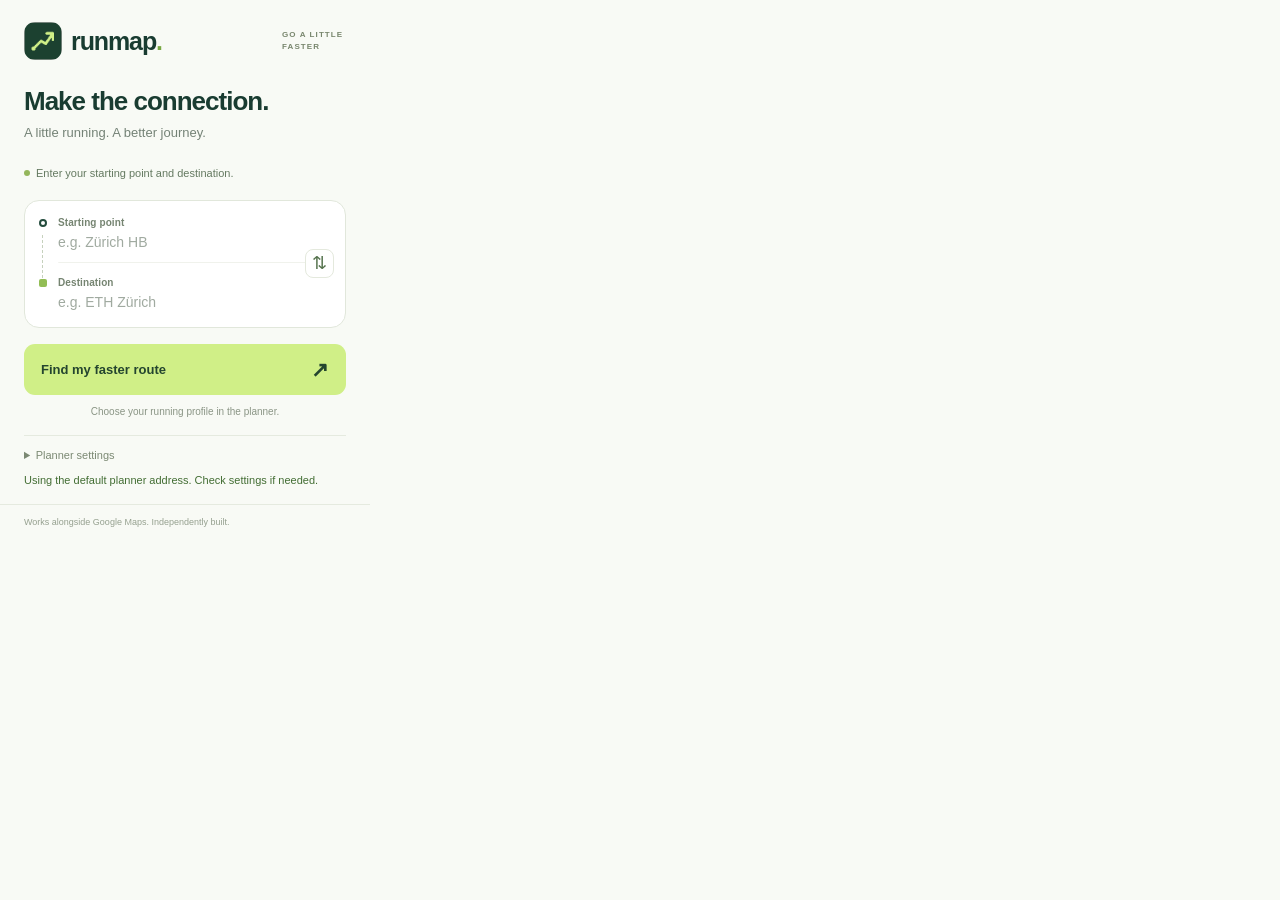
<file: extension/popup.html>
<!doctype html>
<html lang="en">
<head>
  <meta charset="utf-8">
  <meta name="viewport" content="width=device-width, initial-scale=1">
  <title>RunMap</title>
  <link rel="stylesheet" href="popup.css">
  <script src="helpers.js" defer></script>
  <script src="popup.js" defer></script>
</head>
<body>
  <header>
    <img src="icons/icon-48.png" width="38" height="38" alt="">
    <span class="wordmark">runmap<span class="dot">.</span></span>
    <span class="badge">GO A LITTLE FASTER</span>
  </header>
  <main>
    <h1>Make the connection.</h1>
    <p class="intro">A little running. A better journey.</p>
    <p id="source-status" class="source" role="status">Reading your route…</p>
    <form id="route-form">
      <div class="route-inputs">
        <label for="origin"><span class="marker origin-marker"></span>Starting point</label>
        <input id="origin" name="origin" autocomplete="off" placeholder="e.g. Zürich HB" maxlength="500" required>
        <span class="connector" aria-hidden="true"></span>
        <label for="destination"><span class="marker destination-marker"></span>Destination</label>
        <input id="destination" name="destination" autocomplete="off" placeholder="e.g. ETH Zürich" maxlength="500" required>
        <button id="swap" class="swap" type="button" title="Swap starting point and destination" aria-label="Swap starting point and destination">⇅</button>
      </div>
      <button id="open-planner" class="primary" type="submit">Find my faster route <span aria-hidden="true">↗</span></button>
    </form>
    <p class="footnote">Choose your running profile in the planner.</p>
    <details id="settings">
      <summary>Planner settings</summary>
      <form id="settings-form">
        <label for="planner-url">RunMap address</label>
        <input id="planner-url" type="url" required spellcheck="false" aria-describedby="planner-help">
        <p id="planner-help">Start the local RunMap server first. You can also use your own HTTPS deployment.</p>
        <button class="secondary" type="submit">Save address</button>
      </form>
    </details>
    <p id="feedback" role="status" aria-live="polite"></p>
  </main>
  <footer>Works alongside Google Maps. Independently built.</footer>
</body>
</html>
</file>
<file: extension/popup.css>
:root { color-scheme: light; font-family: -apple-system, BlinkMacSystemFont, "Segoe UI", sans-serif; color: #193c31; background: #f8faf5; }
* { box-sizing: border-box; }
body { margin: 0; width: 370px; }
header { display: flex; align-items: center; gap: 9px; padding: 22px 24px 16px; }
header img { border-radius: 11px; }
.wordmark { font-weight: 800; letter-spacing: -1.1px; font-size: 25px; }
.dot { color: #78a842; }
.badge { margin-left: auto; width: 64px; color: #78866d; font-size: 8px; font-weight: 700; letter-spacing: 1.1px; line-height: 1.5; }
main { padding: 6px 24px 16px; }
h1 { font-size: 26px; line-height: 1.15; margin: 5px 0 8px; font-weight: 700; letter-spacing: -1px; }
.intro { margin: 0 0 19px; font-size: 13px; color: #748276; }
.source { display: flex; align-items: center; gap: 6px; min-height: 29px; margin: 0 0 12px; font-size: 11px; color: #647960; }
.source::before { content: ""; flex-shrink: 0; width: 6px; height: 6px; background: #94b65b; border-radius: 50%; }
.route-inputs { position: relative; border-radius: 15px; background: #fff; border: 1px solid #e1e7db; padding: 16px 16px 16px 33px; }
label { display: block; font-size: 10px; font-weight: 600; color: #758471; letter-spacing: .1px; margin-bottom: 5px; }
.marker { position: absolute; left: 14px; width: 8px; height: 8px; margin-top: 2px; }
.origin-marker { border: 2px solid #244c3d; border-radius: 50%; }
.destination-marker { background: #92bd55; border-radius: 2px; }
.connector { position: absolute; top: 34px; left: 17px; height: 43px; border-left: 1px dashed #c6d1bd; }
input { width: 100%; font: inherit; font-size: 13px; border: 1px solid #d9e2d3; border-radius: 8px; padding: 10px; color: #193c31; background: #fff; outline: none; }
input:focus { border-color: #78994f; box-shadow: 0 0 0 3px #c8e5a83d; }
input::placeholder { color: #a0aaa0; }
.route-inputs input { padding: 0 25px 0 0; border: 0; background: none; border-radius: 1px; font-size: 14px; }
.route-inputs input:focus { box-shadow: 0 2px #a3c67c; }
.route-inputs input#origin { padding-bottom: 12px; margin-bottom: 12px; border-bottom: 1px solid #f0f2ec; }
.route-inputs label[for="destination"] { margin-top: 2px; }
button { font-family: inherit; cursor: pointer; border: none; }
button:focus-visible, summary:focus-visible { outline: 3px solid #94ba66; outline-offset: 3px; }
button:disabled { opacity: .6; cursor: wait; }
.swap { position: absolute; right: 11px; top: 48px; border: 1px solid #e4e9dd; border-radius: 8px; width: 29px; height: 29px; background: #fff; color: #54724c; font-size: 18px; }
.swap:hover { background: #edf4e6; }
.primary { display: flex; justify-content: space-between; align-items: center; width: 100%; padding: 15px 17px; border-radius: 11px; background: #d0ef87; color: #24452f; font-size: 13px; font-weight: 700; margin-top: 16px; }
.primary:hover { background: #c4e77a; }
.primary span { font-size: 21px; line-height: 1; }
.footnote { font-size: 10px; color: #8a9585; text-align: center; margin: 11px 0 18px; }
details { border-top: 1px solid #e5eadf; padding-top: 13px; }
summary { cursor: pointer; font-size: 11px; color: #7b8973; }
#settings-form { margin-top: 15px; }
#planner-help { color: #85917d; font-size: 11px; line-height: 1.5; margin: 8px 0; }
.secondary { color: #365a3c; background: #e7efdd; border-radius: 7px; padding: 8px 11px; font-size: 11px; }
#feedback { color: #426d33; font-size: 11px; line-height: 1.5; margin: 11px 0 0; }
#feedback.error { color: #a23c31; }
#feedback:empty { display: none; }
footer { color: #95a08f; border-top: 1px solid #e5eadf; padding: 12px 24px; font-size: 9px; }
</file>
